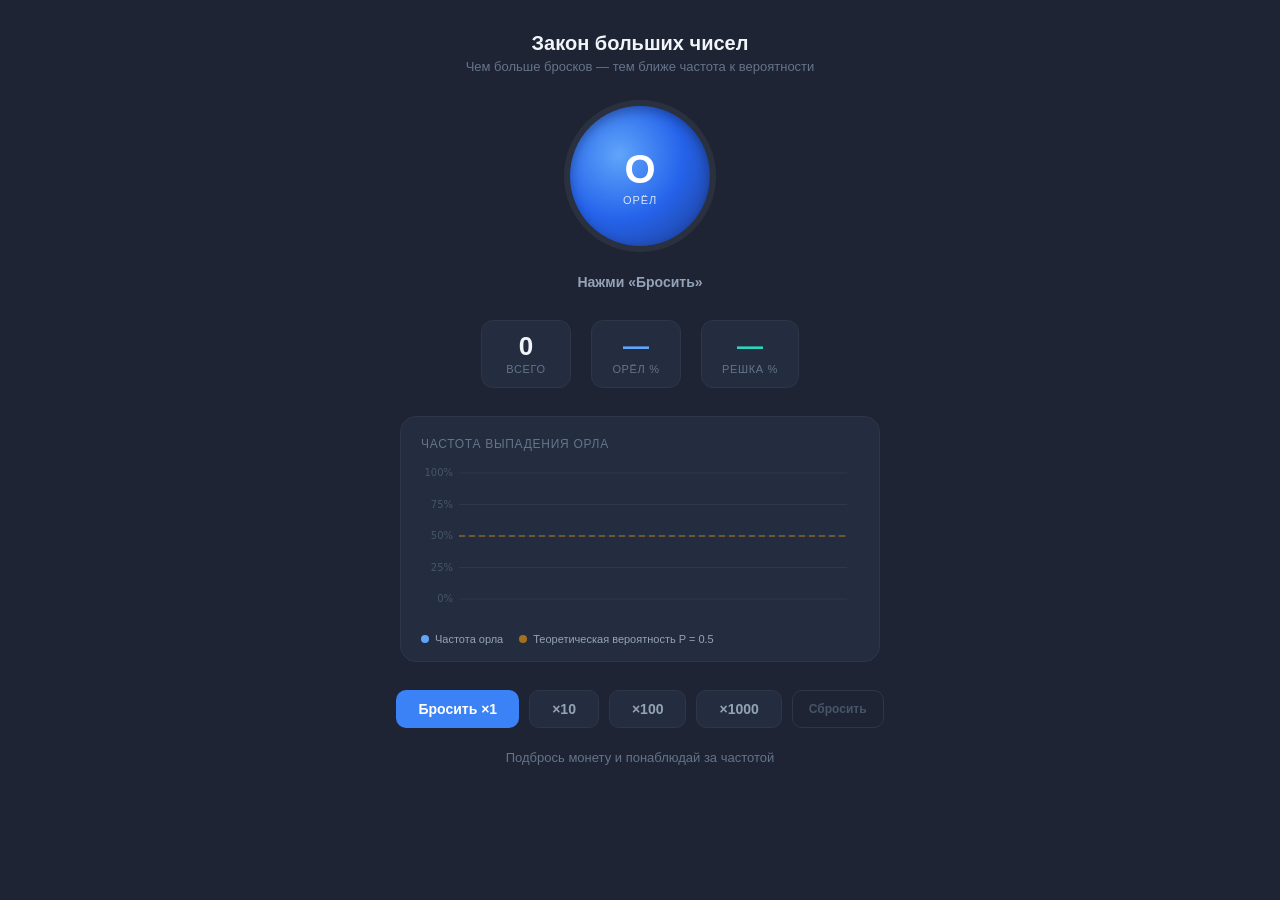
<file: demo.html>
<!DOCTYPE html>
<html lang="ru">
<head>
<meta charset="UTF-8">
<meta name="viewport" content="width=device-width, initial-scale=1.0">
<title>Закон больших чисел</title>
<style>
  * { margin: 0; padding: 0; box-sizing: border-box; }

  body {
    background: #1e2433;
    color: #e2e8f0;
    font-family: -apple-system, BlinkMacSystemFont, 'Segoe UI', sans-serif;
    min-height: 100vh;
    display: flex;
    flex-direction: column;
    align-items: center;
    padding: 32px 16px;
  }

  h1 {
    font-size: 20px;
    font-weight: 700;
    color: #f1f5f9;
    margin-bottom: 4px;
    text-align: center;
  }

  .subtitle {
    font-size: 13px;
    color: #64748b;
    margin-bottom: 32px;
    text-align: center;
  }

  /* ── COIN ── */
  .coin-wrap {
    perspective: 600px;
    width: 140px;
    height: 140px;
    margin-bottom: 28px;
  }

  .coin {
    width: 140px;
    height: 140px;
    position: relative;
    transform-style: preserve-3d;
    transition: transform 0.05s linear;
    cursor: pointer;
  }

  .coin-face {
    position: absolute;
    inset: 0;
    border-radius: 50%;
    display: flex;
    flex-direction: column;
    align-items: center;
    justify-content: center;
    backface-visibility: hidden;
    font-size: 40px;
    font-weight: 900;
    box-shadow: 0 0 0 6px rgba(255,255,255,0.06), inset 0 4px 12px rgba(0,0,0,0.3);
  }

  .coin-face.heads {
    background: radial-gradient(circle at 35% 35%, #60a5fa, #2563eb, #1e3a8a);
    color: #fff;
  }

  .coin-face.tails {
    background: radial-gradient(circle at 35% 35%, #5eead4, #0d9488, #064e3b);
    color: #fff;
    transform: rotateY(180deg);
  }

  .coin-face small {
    font-size: 11px;
    font-weight: 500;
    opacity: 0.8;
    margin-top: 2px;
    letter-spacing: 0.08em;
  }

  .coin-result {
    font-size: 14px;
    font-weight: 600;
    margin-bottom: 24px;
    height: 22px;
    color: #94a3b8;
    transition: all 0.2s;
  }

  .coin-result.heads { color: #60a5fa; }
  .coin-result.tails { color: #2dd4bf; }

  /* ── STATS ── */
  .stats {
    display: flex;
    gap: 20px;
    margin-bottom: 28px;
  }

  .stat {
    background: #242d3f;
    border: 1px solid #2d3748;
    border-radius: 12px;
    padding: 12px 20px;
    text-align: center;
    min-width: 90px;
  }

  .stat-val {
    font-size: 26px;
    font-weight: 800;
    line-height: 1;
    margin-bottom: 4px;
  }

  .stat-val.h { color: #60a5fa; }
  .stat-val.t { color: #2dd4bf; }
  .stat-val.n { color: #f1f5f9; }

  .stat-label {
    font-size: 11px;
    color: #64748b;
    text-transform: uppercase;
    letter-spacing: 0.06em;
  }

  /* ── CHART ── */
  .chart-wrap {
    width: 100%;
    max-width: 480px;
    background: #242d3f;
    border: 1px solid #2d3748;
    border-radius: 16px;
    padding: 20px 20px 16px;
    margin-bottom: 28px;
  }

  .chart-title {
    font-size: 12px;
    color: #64748b;
    text-transform: uppercase;
    letter-spacing: 0.06em;
    margin-bottom: 12px;
  }

  canvas#chart {
    width: 100%;
    height: 160px;
    display: block;
  }

  .chart-legend {
    display: flex;
    gap: 16px;
    margin-top: 10px;
  }

  .legend-item {
    display: flex;
    align-items: center;
    gap: 6px;
    font-size: 11px;
    color: #94a3b8;
  }

  .legend-dot {
    width: 8px;
    height: 8px;
    border-radius: 50%;
    flex-shrink: 0;
  }

  /* ── BUTTONS ── */
  .buttons {
    display: flex;
    gap: 10px;
    flex-wrap: wrap;
    justify-content: center;
    margin-bottom: 20px;
  }

  button {
    padding: 10px 22px;
    border-radius: 10px;
    font-size: 14px;
    font-weight: 600;
    cursor: pointer;
    transition: all 0.15s;
    border: none;
  }

  .btn-primary {
    background: #3b82f6;
    color: #fff;
  }
  .btn-primary:hover { background: #2563eb; transform: translateY(-1px); }
  .btn-primary:active { transform: translateY(0); }

  .btn-secondary {
    background: #242d3f;
    color: #94a3b8;
    border: 1px solid #2d3748;
  }
  .btn-secondary:hover { background: #2d3748; color: #e2e8f0; }

  .btn-reset {
    background: transparent;
    color: #475569;
    border: 1px solid #2d3748;
    font-size: 12px;
    padding: 8px 16px;
  }
  .btn-reset:hover { color: #f87171; border-color: #f87171; }

  .insight {
    max-width: 480px;
    font-size: 13px;
    color: #64748b;
    text-align: center;
    line-height: 1.6;
    min-height: 40px;
    transition: all 0.3s;
    padding: 0 8px;
  }

  .insight span {
    color: #94a3b8;
    font-weight: 500;
  }

  @keyframes pulse {
    0%, 100% { opacity: 1; }
    50% { opacity: 0.5; }
  }
  .flipping { animation: pulse 0.08s ease infinite; }
</style>
</head>
<body>

<h1>Закон больших чисел</h1>
<p class="subtitle">Чем больше бросков — тем ближе частота к вероятности</p>

<div class="coin-wrap">
  <div class="coin" id="coin">
    <div class="coin-face heads">О<small>ОРЁЛ</small></div>
    <div class="coin-face tails">Р<small>РЕШКА</small></div>
  </div>
</div>

<div class="coin-result" id="result">Нажми «Бросить»</div>

<div class="stats">
  <div class="stat">
    <div class="stat-val n" id="total">0</div>
    <div class="stat-label">Всего</div>
  </div>
  <div class="stat">
    <div class="stat-val h" id="heads-pct">—</div>
    <div class="stat-label">Орёл %</div>
  </div>
  <div class="stat">
    <div class="stat-val t" id="tails-pct">—</div>
    <div class="stat-label">Решка %</div>
  </div>
</div>

<div class="chart-wrap">
  <div class="chart-title">Частота выпадения орла</div>
  <canvas id="chart"></canvas>
  <div class="chart-legend">
    <div class="legend-item">
      <div class="legend-dot" style="background:#60a5fa"></div>
      Частота орла
    </div>
    <div class="legend-item">
      <div class="legend-dot" style="background:#f59e0b; opacity:0.6"></div>
      Теоретическая вероятность P = 0.5
    </div>
  </div>
</div>

<div class="buttons">
  <button class="btn-primary" onclick="flipN(1)">Бросить ×1</button>
  <button class="btn-secondary" onclick="flipN(10)">×10</button>
  <button class="btn-secondary" onclick="flipN(100)">×100</button>
  <button class="btn-secondary" onclick="flipN(1000)">×1000</button>
  <button class="btn-reset" onclick="reset()">Сбросить</button>
</div>

<div class="insight" id="insight">Подбрось монету и понаблюдай за частотой</div>

<script>
const coinEl = document.getElementById('coin')
const resultEl = document.getElementById('result')
const totalEl = document.getElementById('total')
const headsPctEl = document.getElementById('heads-pct')
const tailsPctEl = document.getElementById('tails-pct')
const insightEl = document.getElementById('insight')
const canvas = document.getElementById('chart')
const ctx = canvas.getContext('2d')

let heads = 0, total = 0
let history = [] // stores cumulative head frequency after each flip
let animFrame = null
let isFlipping = false

function resize() {
  const dpr = window.devicePixelRatio || 1
  const rect = canvas.getBoundingClientRect()
  canvas.width = rect.width * dpr
  canvas.height = rect.height * dpr
  ctx.scale(dpr, dpr)
  drawChart()
}

function flip() {
  return Math.random() < 0.5
}

function animateCoin(isHeads, cb) {
  let angle = 0
  const speed = 55
  const spins = 3 + Math.floor(Math.random() * 3)
  const total_angle = spins * 360 + (isHeads ? 0 : 180)
  coinEl.classList.add('flipping')

  function step() {
    angle += speed
    coinEl.style.transform = `rotateY(${angle}deg)`
    if (angle < total_angle) {
      animFrame = requestAnimationFrame(step)
    } else {
      coinEl.style.transform = `rotateY(${isHeads ? 0 : 180}deg)`
      coinEl.classList.remove('flipping')
      cb()
    }
  }
  animFrame = requestAnimationFrame(step)
}

function updateStats() {
  const pct = total === 0 ? 0 : (heads / total * 100)
  totalEl.textContent = total
  headsPctEl.textContent = total ? pct.toFixed(1) + '%' : '—'
  tailsPctEl.textContent = total ? (100 - pct).toFixed(1) + '%' : '—'

  if (total >= 10) {
    const diff = Math.abs(pct - 50).toFixed(1)
    if (total >= 1000) {
      insightEl.innerHTML = `<span>${total} бросков:</span> частота ${pct.toFixed(1)}% — отклонение от 50% всего <span>${diff}%</span>. Закон работает.`
    } else if (total >= 100) {
      insightEl.innerHTML = `<span>${total} бросков:</span> частота ${pct.toFixed(1)}%. Разброс уменьшается по мере роста числа опытов.`
    } else {
      insightEl.innerHTML = `<span>${total} бросков:</span> частота ${pct.toFixed(1)}%. Подбрось ещё — линия будет выравниваться.`
    }
  }
}

function drawChart() {
  const w = canvas.getBoundingClientRect().width
  const h = canvas.getBoundingClientRect().height
  ctx.clearRect(0, 0, w, h)

  const pad = { l: 38, r: 12, t: 10, b: 24 }
  const cw = w - pad.l - pad.r
  const ch = h - pad.t - pad.b

  // Grid
  ctx.strokeStyle = 'rgba(255,255,255,0.05)'
  ctx.lineWidth = 1
  for (let y of [0, 0.25, 0.5, 0.75, 1]) {
    const py = pad.t + ch - y * ch
    ctx.beginPath()
    ctx.moveTo(pad.l, py)
    ctx.lineTo(pad.l + cw, py)
    ctx.stroke()
    ctx.fillStyle = '#475569'
    ctx.font = '10px system-ui'
    ctx.textAlign = 'right'
    ctx.fillText((y * 100).toFixed(0) + '%', pad.l - 6, py + 3)
  }

  // 0.5 line
  const py50 = pad.t + ch - 0.5 * ch
  ctx.strokeStyle = 'rgba(245,158,11,0.45)'
  ctx.lineWidth = 1.5
  ctx.setLineDash([6, 4])
  ctx.beginPath()
  ctx.moveTo(pad.l, py50)
  ctx.lineTo(pad.l + cw, py50)
  ctx.stroke()
  ctx.setLineDash([])

  if (history.length < 2) return

  // Downsample if needed
  const MAX_POINTS = 300
  let pts = history
  if (pts.length > MAX_POINTS) {
    const step = Math.ceil(pts.length / MAX_POINTS)
    pts = pts.filter((_, i) => i % step === 0 || i === pts.length - 1)
  }

  // Area under curve
  const gradient = ctx.createLinearGradient(0, pad.t, 0, pad.t + ch)
  gradient.addColorStop(0, 'rgba(96,165,250,0.25)')
  gradient.addColorStop(1, 'rgba(96,165,250,0.02)')

  ctx.beginPath()
  pts.forEach((v, i) => {
    const x = pad.l + (i / (pts.length - 1)) * cw
    const y = pad.t + ch - v * ch
    i === 0 ? ctx.moveTo(x, y) : ctx.lineTo(x, y)
  })
  ctx.lineTo(pad.l + cw, pad.t + ch)
  ctx.lineTo(pad.l, pad.t + ch)
  ctx.closePath()
  ctx.fillStyle = gradient
  ctx.fill()

  // Line
  ctx.strokeStyle = '#60a5fa'
  ctx.lineWidth = 2
  ctx.lineJoin = 'round'
  ctx.beginPath()
  pts.forEach((v, i) => {
    const x = pad.l + (i / (pts.length - 1)) * cw
    const y = pad.t + ch - v * ch
    i === 0 ? ctx.moveTo(x, y) : ctx.lineTo(x, y)
  })
  ctx.stroke()

  // Last dot
  const lastX = pad.l + cw
  const lastY = pad.t + ch - pts[pts.length - 1] * ch
  ctx.beginPath()
  ctx.arc(lastX, lastY, 4, 0, Math.PI * 2)
  ctx.fillStyle = '#60a5fa'
  ctx.fill()
}

async function flipN(n) {
  if (isFlipping) return
  isFlipping = true

  if (n === 1) {
    const isHeads = flip()
    await new Promise(resolve => animateCoin(isHeads, resolve))
    isHeads ? heads++ : null
    total++
    history.push(heads / total)
    resultEl.textContent = isHeads ? '← ОРЁЛ' : 'РЕШКА →'
    resultEl.className = 'coin-result ' + (isHeads ? 'heads' : 'tails')
    updateStats()
    drawChart()
  } else {
    // Fast batch
    coinEl.classList.add('flipping')
    const results = []
    for (let i = 0; i < n; i++) {
      const h = flip()
      results.push(h)
      if (h) heads++
      total++
      history.push(heads / total)
    }
    await new Promise(r => setTimeout(r, 400))
    coinEl.classList.remove('flipping')
    const lastHeads = results[results.length - 1]
    coinEl.style.transform = `rotateY(${lastHeads ? 0 : 180}deg)`
    resultEl.textContent = lastHeads ? `← ОРЁЛ (последний)` : `РЕШКА → (последний)`
    resultEl.className = 'coin-result ' + (lastHeads ? 'heads' : 'tails')
    updateStats()
    drawChart()
  }

  isFlipping = false
}

function reset() {
  if (animFrame) cancelAnimationFrame(animFrame)
  heads = 0; total = 0; history = []
  coinEl.style.transform = 'rotateY(0deg)'
  coinEl.classList.remove('flipping')
  resultEl.textContent = 'Нажми «Бросить»'
  resultEl.className = 'coin-result'
  totalEl.textContent = '0'
  headsPctEl.textContent = '—'
  tailsPctEl.textContent = '—'
  insightEl.textContent = 'Подбрось монету и понаблюдай за частотой'
  isFlipping = false
  drawChart()
}

window.addEventListener('resize', resize)
resize()
</script>
</body>
</html>
</file>
